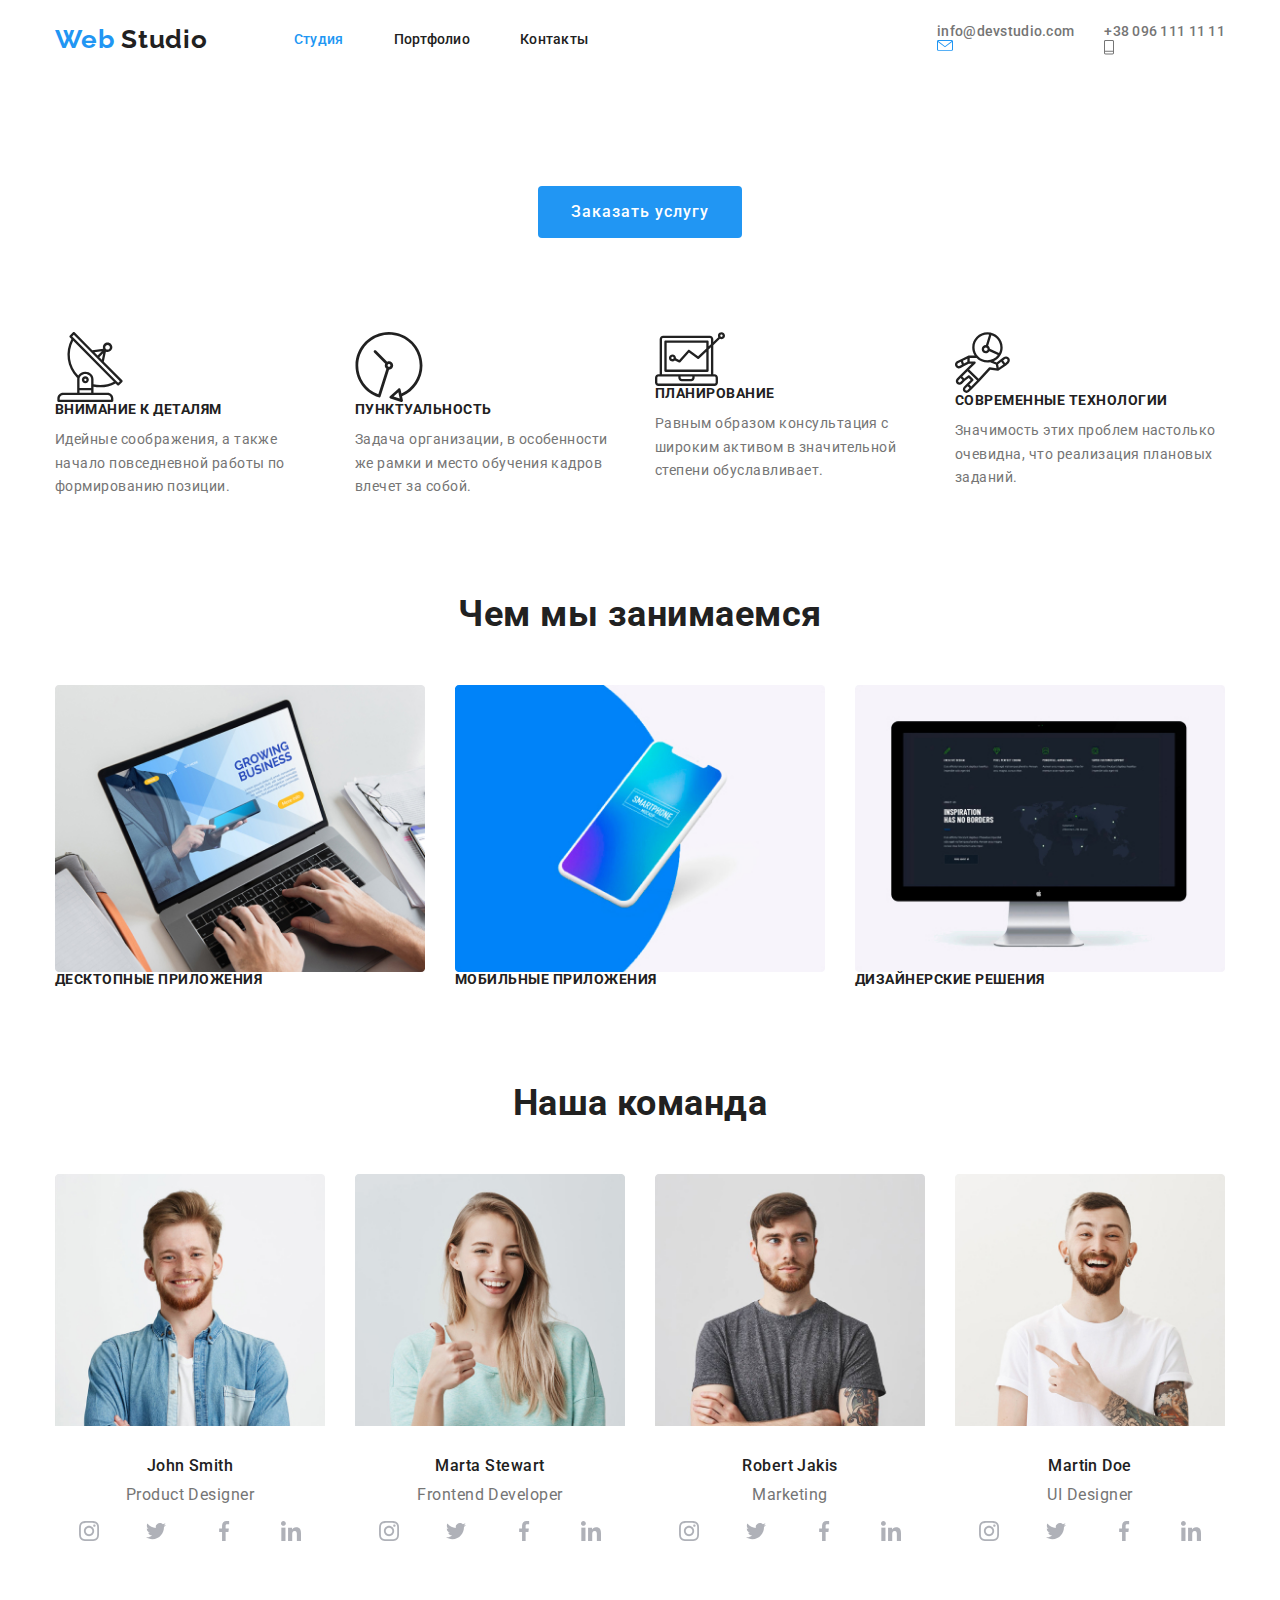
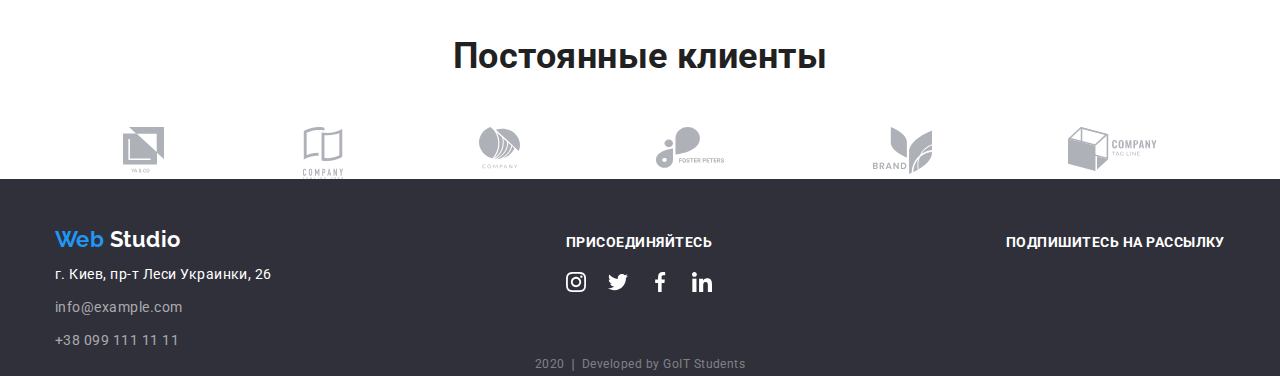
<file: index.html>
<!DOCTYPE html>
<html lang="ru">
  <head>
    <meta charset="UTF-8" />
    <meta name="viewport" content="width=device-width, initial-scale=1.0" />
    <title>Web Studio</title>
    <link
      href="https://fonts.googleapis.com/css2?family=Raleway:wght@700&family=Roboto:wght@400;500;700;900&display=swap"
      rel="stylesheet"
    />
    <link
      rel="stylesheet"
      href="https://cdnjs.cloudflare.com/ajax/libs/modern-normalize/0.6.0/modern-normalize.min.css"
    />

    <link rel="stylesheet" href="./css/styles.css" />
  </head>
  <body>
    <header class="header">
      <!-- Навигация по сайту -->

      <div class="container main-nav">
        <a href="./index.html" class="logo link"
          ><span class="web-logo">Web</span> Studio
        </a>

        <nav>
          <ul class="site-nav list">
            <li class="item">
              <a href="./index.html" class="current link">Студия</a>
            </li>
            <li class="item">
              <a href="./portfolio.html" class="link">Портфолио</a>
            </li>
            <li class="item"><a href="" class="link">Контакты</a></li>
          </ul>
        </nav>

        <!-- Контакты -->
        <ul class="contacts-nav list">
          <li class="item">
            <a href="mailto:info@devstudio.com" class="header-contacts link"
              >info@devstudio.com<img src="./images/envelope.svg" alt=""
            /></a>
          </li>
          <li class="item">
            <a href="tel:+380961111111" class="header-contacts link"
              >+38 096 111 11 11<img src="./images/phone.svg" alt=""
            /></a>
          </li>
        </ul>
      </div>
    </header>

    <main>
      <!--Герой-->
      <section class="hero">
        <h1 class="hero-title">Эффективные решения для вашего бизнеса</h1>
        <a href="" class="hero-button button primary link">Заказать услугу</a>
      </section>

      <!--Наши преимущества-->
      <section class="section features">
        <div class="container">
          <ul class="feature-list list">
            <li class="item">
              <img src="./images/detail.svg" alt="" />
              <h3 class="feature-title">Внимание к деталям</h3>
              <p class="feature-content">
                Идейные соображения, а также начало повседневной работы по
                формированию позиции.
              </p>
            </li>
            <li class="item">
              <img src="./images/time.svg" alt="" />
              <h3 class="feature-title">Пунктуальность</h3>
              <p class="feature-content">
                Задача организации, в особенности же рамки и место обучения
                кадров влечет за собой.
              </p>
            </li>
            <li class="item">
              <img src="./images/plan.svg" alt="" />
              <h3 class="feature-title">Планирование</h3>
              <p class="feature-content">
                Равным образом консультация с широким активом в значительной
                степени обуславливает.
              </p>
            </li>
            <li class="item">
              <img src="./images/techno.svg" alt="" />
              <h3 class="feature-title">Современные технологии</h3>
              <p class="feature-content">
                Значимость этих проблем настолько очевидна, что реализация
                плановых заданий.
              </p>
            </li>
          </ul>
        </div>
      </section>

      <!--Наши услуги-->
      <section class="section our-services">
        <div class="container">
          <h2 class="section-title">Чем мы занимаемся</h2>
          <ul class="our-work list">
            <li class="item">
              <a href=""
                ><img src="./images/desktop.jpg" alt="Ноутбук" class="link"
              /></a>
              <h3 class="product-title">Десктопные приложения</h3>
            </li>
            <li class="item">
              <a href=""
                ><img src="./images/mobile.jpg" alt="Телефон" class="link"
              /></a>
              <h3 class="product-title">Мобильные приложения</h3>
            </li>
            <li class="item">
              <a href=""
                ><img src="./images/design.jpg" alt="Дизайн" class="link"
              /></a>
              <h3 class="product-title">Дизайнерские решения</h3>
            </li>
          </ul>
        </div>
      </section>

      <!--Наша команда-->
      <section class="section team">
        <div class="container">
          <h2 class="section-title our-team">Наша команда</h2>
          <ul class="team-list list">
            <li class="item">
              <img
                class="photo"
                src="./images/john.jpg"
                alt="Джон Смит"
                width="270"
              />
              <h3 class="team-title">John Smith</h3>
              <p class="team-role">Product Designer</p>
              <ul class="social-networks list">
                <li>
                  <a class="item" href=""
                    ><img src="./images/instagram.svg" alt=""
                  /></a>
                </li>
                <li>
                  <a class="item" href=""
                    ><img src="./images/twitter.svg" alt=""
                  /></a>
                </li>
                <li>
                  <a class="item" href=""
                    ><img src="./images/facebook.svg" alt=""
                  /></a>
                </li>
                <li>
                  <a class="item" href=""
                    ><img src="./images/linkedin.svg" alt=""
                  /></a>
                </li>
              </ul>
            </li>
            <li class="item">
              <img
                class="photo"
                src="./images/marta.jpg"
                alt="Марта Стюарт"
                width="270"
              />
              <h3 class="team-title">Marta Stewart</h3>
              <p class="team-role">Frontend Developer</p>
              <ul class="social-networks list">
                <li>
                  <a class="item" href=""
                    ><img src="./images/instagram.svg" alt=""
                  /></a>
                </li>
                <li>
                  <a class="item" href=""
                    ><img src="./images/twitter.svg" alt=""
                  /></a>
                </li>
                <li>
                  <a class="item" href=""
                    ><img src="./images/facebook.svg" alt=""
                  /></a>
                </li>
                <li>
                  <a class="item" href=""
                    ><img src="./images/linkedin.svg" alt=""
                  /></a>
                </li>
              </ul>
            </li>
            <li class="item">
              <img
                class="photo"
                src="./images/robert.jpg"
                alt="Роберт Джекис"
                width="270"
              />
              <h3 class="team-title">Robert Jakis</h3>
              <p class="team-role">Marketing</p>
              <ul class="social-networks list">
                <li>
                  <a class="item" href=""
                    ><img src="./images/instagram.svg" alt=""
                  /></a>
                </li>
                <li>
                  <a class="item" href=""
                    ><img src="./images/twitter.svg" alt=""
                  /></a>
                </li>
                <li>
                  <a class="item" href=""
                    ><img src="./images/facebook.svg" alt=""
                  /></a>
                </li>
                <li>
                  <a class="item" href=""
                    ><img src="./images/linkedin.svg" alt=""
                  /></a>
                </li>
              </ul>
            </li>
            <li class="item">
              <img
                class="photo"
                src="./images/martin.jpg"
                alt="Мартин Доу"
                width="270"
              />
              <h3 class="team-title">Martin Doe</h3>
              <p class="team-role">UI Designer</p>
              <ul class="social-networks list">
                <li>
                  <a class="item" href=""
                    ><img src="./images/instagram.svg" alt=""
                  /></a>
                </li>
                <li>
                  <a class="item" href=""
                    ><img src="./images/twitter.svg" alt=""
                  /></a>
                </li>
                <li>
                  <a class="item" href=""
                    ><img src="./images/facebook.svg" alt=""
                  /></a>
                </li>
                <li>
                  <a class="item" href=""
                    ><img src="./images/linkedin.svg" alt=""
                  /></a>
                </li>
              </ul>
            </li>
          </ul>
        </div>
      </section>

      <!--Наши клиенты-->
      <section class="section">
        <div class="container">
          <h2 class="section-title">Постоянные клиенты</h2>
          <ul class="our-clients list">
            <li>
              <a class="item" href=""
                ><img src="./images/logo11.svg" alt=""
              /></a>
            </li>
            <li>
              <a class="item" href=""
                ><img src="./images/logo22.svg" alt=""
              /></a>
            </li>
            <li>
              <a class="item" href=""
                ><img src="./images/logo33.svg" alt=""
              /></a>
            </li>
            <li>
              <a class="item" href=""
                ><img src="./images/logo44.svg" alt=""
              /></a>
            </li>
            <li>
              <a class="item" href=""
                ><img src="./images/logo55.svg" alt=""
              /></a>
            </li>
            <li>
              <a class="item" href=""
                ><img src="./images/logo66.svg" alt=""
              /></a>
            </li>
          </ul>
        </div>
      </section>
    </main>

    <footer class="footer">
      <!--Контакты-->

      <div class="container bottom">
        <div>
          <a href="./index.html" class="footer-logo link"
            ><span class="web-logo">Web</span> Studio</a
          >
          <address class="footer-address">
            <ul class="list">
              <li class="address">г. Киев, пр-т Леси Украинки, 26</li>
              <li class="contacts">
                <a href="mailto:info@example.com" class="footer-contacts link"
                  >info@example.com</a
                >
              </li>
              <li class="contacts">
                <a href="tel:+380991111111" class="footer-contacts link"
                  >+38 099 111 11 11</a
                >
              </li>
            </ul>
          </address>
        </div>

        <!-- Соц. сети -->

        <div class="social-links">
          <b class="footer-title">Присоединяйтесь</b>
          <ul class="social-list list">
            <li>
              <a class="item" href=""
                ><img src="./images/instagram2.svg" alt=""
              /></a>
            </li>
            <li>
              <a class="item" href=""
                ><img src="./images/twitter2.svg" alt=""
              /></a>
            </li>
            <li>
              <a class="item" href=""
                ><img src="./images/facebook2.svg" alt=""
              /></a>
            </li>
            <li>
              <a class="item" href=""
                ><img src="./images/linkedin2.svg" alt=""
              /></a>
            </li>
          </ul>
        </div>

        <div class="subscribe">
          <b class="footer-title">Подпишитесь на рассылку</b>
        </div>
      </div>

      <p class="copyright">2020 &#10072; Developed by GoIT Students</p>
    </footer>
  </body>
</html>
</file>
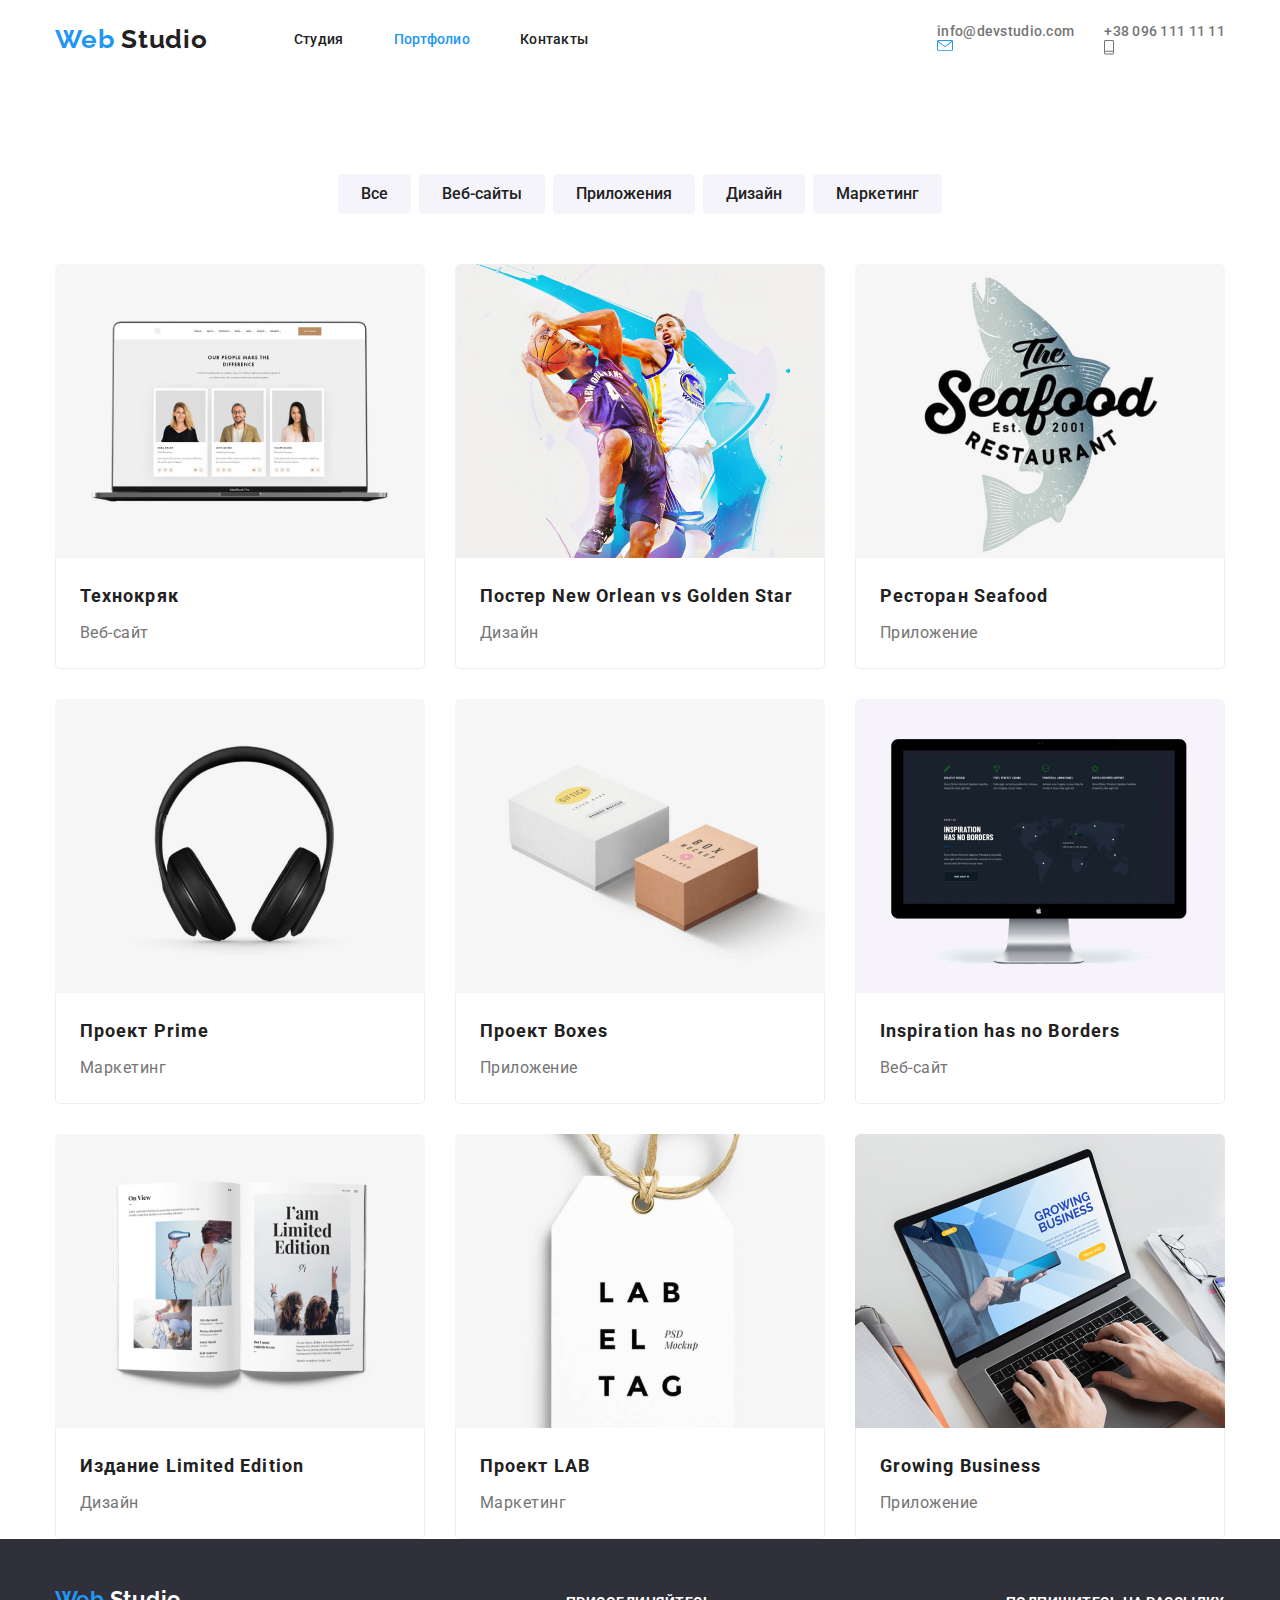
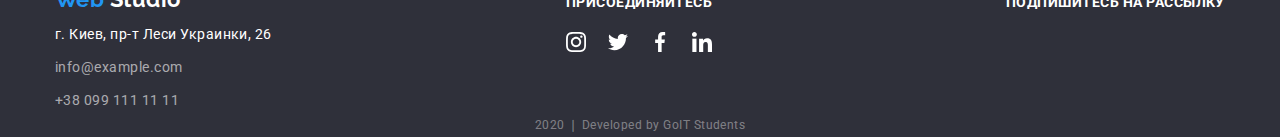
<file: portfolio.html>
<!DOCTYPE html>
<html lang="en">
  <head>
    <meta charset="UTF-8" />
    <meta name="viewport" content="width=device-width, initial-scale=1.0" />
    <title>Портфолио</title>
    <link
      href="https://fonts.googleapis.com/css2?family=Raleway:wght@700&family=Roboto:wght@400;500;700;900&display=swap"
      rel="stylesheet"
    />
    <link
      rel="stylesheet"
      href="https://cdnjs.cloudflare.com/ajax/libs/modern-normalize/0.6.0/modern-normalize.min.css"
    />
    <link rel="stylesheet" href="./css/styles.css" />
  </head>
  <body>
    <header class="header">
      <!-- Навигация по сайту -->
      <div class="container main-nav">
        <a href="./index.html" class="logo link"
          ><span class="web-logo">Web</span> Studio
        </a>

        <nav>
          <ul class="site-nav list">
            <li class="item">
              <a href="./index.html" class="link">Студия</a>
            </li>
            <li class="item">
              <a href="./portfolio.html" class="current link">Портфолио</a>
            </li>
            <li class="item"><a href="" class="link">Контакты</a></li>
          </ul>
        </nav>

        <!-- Контакты -->
        <ul class="contacts-nav list">
          <li class="item">
            <a href="mailto:info@devstudio.com" class="header-contacts link"
              >info@devstudio.com<img src="./images/envelope.svg" alt=""
            /></a>
          </li>
          <li class="item">
            <a href="tel:+380961111111" class="header-contacts link"
              >+38 096 111 11 11<img src="./images/phone.svg" alt=""
            /></a>
          </li>
        </ul>
      </div>
    </header>

    <main>
      <section class="section">
        <!-- Фильтр -->

        <div class="container">
          <nav>
            <ul class="section-list buttons list">
              <li class="item">
                <button type="button" class="button secondary link">
                  Все
                </button>
              </li>
              <li class="item">
                <button type="button" class="button secondary link">
                  Веб-сайты
                </button>
              </li>
              <li class="item">
                <button type="button" class="button secondary link">
                  Приложения
                </button>
              </li>
              <li class="item">
                <button type="button" class="button secondary link">
                  Дизайн
                </button>
              </li>
              <li class="item">
                <button type="button" class="button secondary link">
                  Маркетинг
                </button>
              </li>
            </ul>
          </nav>

          <!-- Примеры работ -->

          <ul class="section-list works list">
            <li class="item">
              <div class="card">
                <a href="" class="link"
                  ><img src="./images/techno.jpg" alt="" width="370" />

                  <div class="card-content">
                    <h3 class="section-list-title">Технокряк</h3>
                    <p class="section-content">Веб-сайт</p>
                    <!-- <p class="text">
                  Технокряк это современная площадка распространения
                  коронавируса. Компании используют эту платформу для цифрового
                  шпионажа и атак на защищённые сервера конкурентов.
                </p> -->
                  </div>
                </a>
              </div>
            </li>

            <li class="item">
              <div class="card">
                <a href="" class="link"
                  ><img src="./images/golden-stars.jpg" alt="" width="370" />

                  <div class="card-content golden-stars">
                    <h3 class="section-list-title">
                      Постер New Orlean vs Golden Star
                    </h3>
                    <p class="section-content">Дизайн</p>
                    <!-- <p class="text">
                  Технокряк это современная площадка распространения
                  коронавируса. Компании используют эту платформу для цифрового
                  шпионажа и атак на защищённые сервера конкурентов.
                </p> -->
                  </div>
                </a>
              </div>
            </li>
            <li class="item">
              <div class="card">
                <a href="" class="link"
                  ><img src="./images/sea-food.jpg" alt="" width="370" />

                  <div class="card-content">
                    <h3 class="section-list-title">Ресторан Seafood</h3>
                    <p class="section-content">Приложение</p>
                    <!-- <p class="text">
                  Технокряк это современная площадка распространения
                  коронавируса. Компании используют эту платформу для цифрового
                  шпионажа и атак на защищённые сервера конкурентов.
                </p> -->
                  </div>
                </a>
              </div>
            </li>
            <li class="item">
              <div class="card">
                <a href="" class="link"
                  ><img src="./images/prime.jpg" alt="" width="370" />

                  <div class="card-content">
                    <h3 class="section-list-title">Проект Prime</h3>
                    <p class="section-content">Маркетинг</p>
                    <!-- <p class="text">
                  Технокряк это современная площадка распространения
                  коронавируса. Компании используют эту платформу для цифрового
                  шпионажа и атак на защищённые сервера конкурентов.
                </p> -->
                  </div>
                </a>
              </div>
            </li>
            <li class="item">
              <div class="card">
                <a href="" class="link"
                  ><img src="./images/boxes.jpg" alt="" width="370" />

                  <div class="card-content">
                    <h3 class="section-list-title">Проект Boxes</h3>
                    <p class="section-content">Приложение</p>
                    <!-- <p class="text">
                  Технокряк это современная площадка распространения
                  коронавируса. Компании используют эту платформу для цифрового
                  шпионажа и атак на защищённые сервера конкурентов.
                </p> -->
                  </div>
                </a>
              </div>
            </li>
            <li class="item">
              <div class="card">
                <a href="" class="link"
                  ><img src="./images/inspiration.jpg" alt="" width="370" />

                  <div class="card-content">
                    <h3 class="section-list-title">
                      Inspiration has no Borders
                    </h3>
                    <p class="section-content">Веб-сайт</p>
                    <!-- <p class="text">
                  Технокряк это современная площадка распространения
                  коронавируса. Компании используют эту платформу для цифрового
                  шпионажа и атак на защищённые сервера конкурентов.
                </p> -->
                  </div>
                </a>
              </div>
            </li>
            <li class="item">
              <div class="card">
                <a href="" class="link"
                  ><img src="./images/limited-edition.jpg" alt="" width="370" />

                  <div class="card-content">
                    <h3 class="section-list-title">Издание Limited Edition</h3>
                    <p class="section-content">Дизайн</p>
                    <!-- <p class="text">
                  Технокряк это современная площадка распространения
                  коронавируса. Компании используют эту платформу для цифрового
                  шпионажа и атак на защищённые сервера конкурентов.
                </p> -->
                  </div>
                </a>
              </div>
            </li>
            <li class="item">
              <div class="card">
                <a href="" class="link"
                  ><img src="./images/lab.jpg" alt="" width="370" />

                  <div class="card-content">
                    <h3 class="section-list-title">Проект LAB</h3>
                    <p class="section-content">Маркетинг</p>
                    <!-- <p class="text">
                  Технокряк это современная площадка распространения
                  коронавируса. Компании используют эту платформу для цифрового
                  шпионажа и атак на защищённые сервера конкурентов.
                </p> -->
                  </div>
                </a>
              </div>
            </li>
            <li class="item">
              <div class="card">
                <a href="" class="link"
                  ><img
                    src="./images/growing-business.jpg"
                    alt=""
                    width="370"
                  />

                  <div class="card-content">
                    <h3 class="section-list-title">Growing Business</h3>
                    <p class="section-content">Приложение</p>
                    <!-- <p class="text">
                  Технокряк это современная площадка распространения
                  коронавируса. Компании используют эту платформу для цифрового
                  шпионажа и атак на защищённые сервера конкурентов.
                </p> -->
                  </div>
                </a>
              </div>
            </li>
          </ul>
        </div>
      </section>
    </main>

    <footer class="footer">
      <!--Контакты-->
      <div class="container bottom">
        <div>
          <a href="./index.html" class="footer-logo link"
            ><span class="web-logo">Web</span> Studio</a
          >
          <address class="footer-address">
            <ul class="list">
              <li class="address">г. Киев, пр-т Леси Украинки, 26</li>
              <li class="contacts">
                <a href="mailto:info@example.com" class="footer-contacts link"
                  >info@example.com</a
                >
              </li>
              <li class="contacts">
                <a href="tel:+380991111111" class="footer-contacts link"
                  >+38 099 111 11 11</a
                >
              </li>
            </ul>
          </address>
        </div>

        <!-- Соц. сети -->

        <div class="social-links">
          <b class="footer-title">Присоединяйтесь</b>
          <ul class="social-list list">
            <li>
              <a class="item" href=""
                ><img src="./images/instagram2.svg" alt=""
              /></a>
            </li>
            <li>
              <a class="item" href=""
                ><img src="./images/twitter2.svg" alt=""
              /></a>
            </li>
            <li>
              <a class="item" href=""
                ><img src="./images/facebook2.svg" alt=""
              /></a>
            </li>
            <li>
              <a class="item" href=""
                ><img src="./images/linkedin2.svg" alt=""
              /></a>
            </li>
          </ul>
        </div>

        <div class="subscribe">
          <b class="footer-title">Подпишитесь на рассылку</b>
        </div>
      </div>

      <p class="copyright">2020 &#10072; Developed by GoIT Students</p>
    </footer>
  </body>
</html>
</file>
<file: css/styles.css>
/* цвет основного текста #212121 */
/* вторичный цвет текста #757575 */
/* белый #FFFFFF */
/* акцент #2196F3 */
/* вторичный цвет фона #F5F4FA */
/* цвет подписи в футере rgba(255, 255, 255, 0.4) */
/* цвет контактов в футере rgba(255, 255, 255, 0.6) */

:root {
  --primary-text-color: #212121;
  --title-text-color: #757575;
  --accent-color: #2196f3;
  --primary-white-color: #ffffff;
  --footer-background-color: #2f303a;
  --footer-signature-color: rgba(255, 255, 255, 0.4);
  --footer-contacts-color: rgba(255, 255, 255, 0.6);
  --secondary-background-color: #f5f4fa;
}

/* General */

html {
  box-sizing: border-box;
}

*,
*::before,
*::after {
  box-sizing: inherit;
}

img {
  display: block;
  max-width: 100%;
  height: auto;
}

body {
  background-color: var(--primary-white-color);
  color: var(--primary-text-color);
  font-family: Roboto, sans-serif;
  letter-spacing: 0.03em;
}

.container {
  width: 1200px;
  padding-left: 15px;
  padding-right: 15px;
  margin: 0 auto;
  /* outline: 2px solid tomato; */
}

.list {
  list-style: none;
  padding: 0px;
  margin: 0px;
}

.link {
  text-decoration: none;
}

.section {
  padding-top: 94px;
}

.section .section-title {
  margin-top: 0px;
  margin-bottom: 50px;

  font-weight: 700;
  font-size: 36px;
  line-height: 1.17;
  text-align: center;
}

/* Button */

.button {
  display: block;
  padding: 6px 22px;

  color: var(--primary-text-color);
  background-color: var(--primary-white-color);
  font-family: inherit;
  font-weight: 500;
  font-size: 16px;
  line-height: 1.63;
  min-width: 73px;
  border-radius: 4px;
  border: 1px solid transparent;

  text-align: center;
}

.button.primary {
  color: var(--primary-white-color);
  background-color: var(--accent-color);
}

.button.secondary {
  color: var(--primary-text-color);
  background-color: var(--secondary-background-color);
}

/* Index.html */

/* Header */

.header {
  padding-top: 24px;
  padding-bottom: 25px;
}

.logo {
  display: inline-block;

  margin-right: 86px;

  color: var(--primary-text-color);
  font-family: Raleway;
  font-weight: 700;
  font-size: 26px;
  line-height: 1.2;
  letter-spacing: 0.03em;
}

.logo:hover,
.logo:focus {
  background-color: aqua;
}

.web-logo {
  color: var(--accent-color);
}

.header-contacts {
  color: var(--title-text-color);
}

.contacts-nav .header-contacts:hover,
.contacts-nav .header-contacts:focus {
  color: var(--accent-color);
}

/* Site nav */

.main-nav {
  display: flex;
  align-items: center;
}

.site-nav {
  display: flex;
}

.site-nav .item + .item {
  margin-left: 50px;
}

.contacts-nav {
  display: flex;

  margin-left: auto;
}

.contacts-nav .item + .item {
  margin-left: 30px;
}

.site-nav .link {
  color: var(--primary-text-color);
}

.site-nav .link:hover,
.site-nav .link:focus {
  color: var(--accent-color);
}

.site-nav .link.current {
  color: var(--accent-color);
}

.site-nav,
.contacts-nav {
  font-weight: 500;
  font-size: 14px;
  line-height: 1.14;
  letter-spacing: 0.02em;
}

/* Hero */

.hero {
  text-align: center;
}

.hero-title {
  margin-top: 0px;
  margin-bottom: 46px;

  color: var(--primary-white-color);
  font-weight: 900;
  font-size: 44px;
  line-height: 1.36;
  text-align: center;
  letter-spacing: 0.06em;
  text-transform: uppercase;
}

.hero-button {
  display: inline-block;
  padding: 10px 32px;
  border-radius: 4px;

  font-size: 16px;
  line-height: 1.87;
  letter-spacing: 0.06em;
}

.hero-button:hover,
.hero-button:focus {
  color: var(--primary-text-color);
  background-color: var(--secondary-background-color);
}

/* Features */

.feature-list {
  display: flex;
}
.feature-list > .item {
  width: 278px;
}

.feature-list .item + .item {
  margin-left: 30px;
}

.feature-title {
  margin-top: 0px;
  margin-bottom: 10px;

  font-weight: 700;
  font-size: 14px;
  line-height: 1.14;
  text-transform: uppercase;
}

.feature-list .feature-content {
  margin-top: 0px;
  margin-bottom: 0px;

  color: var(--title-text-color);
  font-size: 14px;
  line-height: 1.7;
}

/* What we do */

.our-work {
  display: flex;
}

.our-work .item + .item {
  margin-left: 30px;
}

.our-work .item:hover,
.our-work .item:focus {
  background-color: aqua;
}

.product-title {
  margin: 0;

  font-weight: 700;
  font-size: 14px;
  line-height: 1.14;
  text-transform: uppercase;
}

/* Our team */

.team-list {
  display: flex;
  text-align: center;
}

.team-list .item + .item {
  margin-left: 30px;
}

.photo {
  margin-bottom: 30px;
}

.team-title {
  margin-top: 0px;
  margin-bottom: 10px;
  font-weight: 500;
  font-size: 16px;
  line-height: 1.2;
}

.team-role {
  margin-top: 0px;
  margin-bottom: 16px;
  color: var(--title-text-color);
  font-size: 16px;
  line-height: 1.2;
}

.team-section {
  background-color: var(--secondary-background-color);
}

.social-networks {
  display: flex;
  justify-content: space-around;
}

.social-networks .item:hover,
.social-networks .item:focus {
  background-color: aqua;
}

/* Our clients */
.our-clients {
  display: flex;
  justify-content: space-around;
}

.our-clients .item:hover,
.our-clients .item:focus {
  background-color: aqua;
}

/* Footer */

.footer {
  padding-top: 48px;

  background-color: var(--footer-background-color);
}

.container.bottom {
  display: flex;
  justify-content: space-between;
  align-items: baseline;
}

.footer-logo {
  display: inline-block;
  margin-bottom: 10px;

  color: var(--primary-white-color);
  font-family: Raleway;
  font-weight: 700;
  font-size: 22px;
  line-height: 1.18;
}

.footer-logo:hover,
.footer-logo:focus {
  background-color: aqua;
}

.footer-address .contacts {
  padding-top: 9px;
}

.address {
  color: var(--primary-white-color);
  font-style: normal;
  font-size: 14px;
  line-height: 1.71;
}

.footer-contacts {
  color: var(--footer-contacts-color);
  font-style: normal;
  font-size: 14px;
  line-height: 1.71;
}

.footer-contacts:hover,
.footer-contacts:focus {
  color: var(--accent-color);
}

.footer-title {
  display: inline-block;
  margin-bottom: 21px;

  color: var(--primary-white-color);
  font-weight: 700;
  font-size: 14px;
  line-height: 1.14;
  text-transform: uppercase;
}

.social-list {
  display: flex;
  justify-content: space-between;
}

.social-list .item:hover,
.social-list .item:focus {
  background-color: aqua;
}

.copyright {
  margin-top: 0px;
  margin-bottom: 0px;
  /* border-top: 1px solid rgba(255, 255, 255, 0.1); */

  color: var(--footer-signature-color);
  font-size: 12px;
  line-height: 2;
  text-align: center;
}

/* Portfolio */

.section-list.buttons {
  display: flex;
  justify-content: center;
  margin-top: 0px;
  margin-bottom: 50px;
}

.section-list.buttons .item {
  margin-right: 8px;
}

.section-list.buttons .item:last-child {
  margin-right: 0px;
}

.section-list .section-content {
  margin-top: 0px;
  margin-bottom: 0px;

  color: var(--title-text-color);
  font-size: 16px;
  line-height: 1.88;
}

.section-list .button:hover,
.section-list .button:focus {
  color: var(--primary-white-color);
  background-color: var(--accent-color);
}

.section-list .text {
  margin-top: 0px;
  margin-bottom: 0px;

  color: var(--primary-white-color);
  background-color: grey;
  font-size: 18px;
  line-height: 1.56;
}

.section-list-title {
  margin-top: 0px;
  margin-bottom: 4px;

  color: var(--primary-text-color);
  font-weight: 700;
  font-size: 18px;
  line-height: 2;
  letter-spacing: 0.06em;
}

/* work examples */

.section-list.works {
  display: flex;
  flex-wrap: wrap;
}

.section-list.works .item {
  width: calc((100% - 60px) / 3);
  margin-right: 30px;
  margin-bottom: 30px;
}

.section-list.works .item:nth-child(3n) {
  margin-right: 0px;
}

.section-list.works .item:nth-last-child(-n + 3) {
  margin-bottom: 0px;
}

.section-list.works .item:hover,
.section-list.works .item:focus {
  background-color: aqua;
}

.card {
  border-top-left-radius: 5px;
  border-top-right-radius: 5px;
  overflow: hidden;
}

.card-content {
  padding: 20px 24px;
  background: #ffffff;
  border-left: 1px solid #eeeeee;
  border-right: 1px solid #eeeeee;
  border-bottom: 1px solid #eeeeee;
  border-bottom-right-radius: 5px;
  border-bottom-left-radius: 5px;
}
</file>
